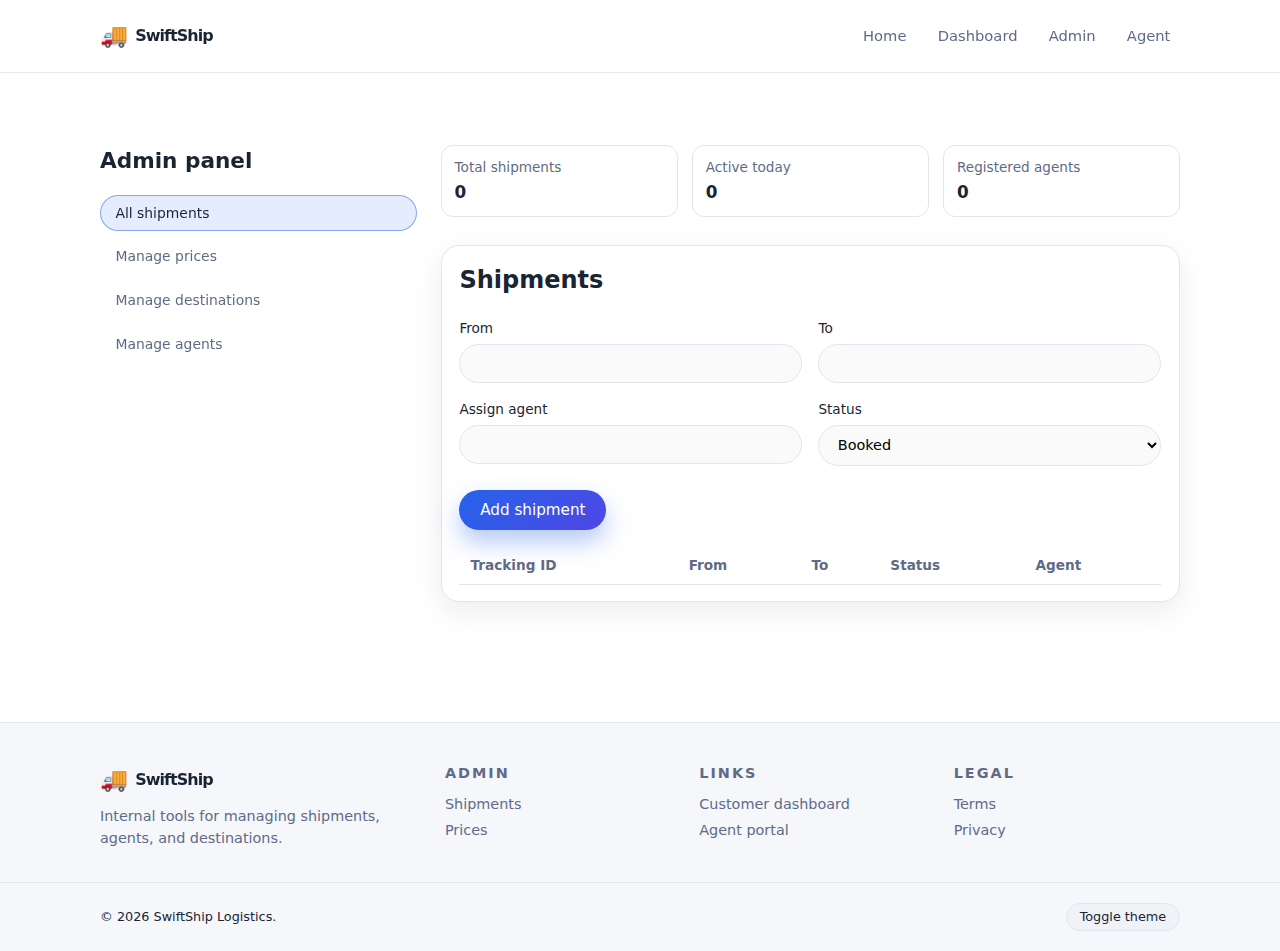
<file: admin.html>
<!DOCTYPE html>
<html lang="en">
  <head>
    <meta charset="UTF-8" />
    <meta name="viewport" content="width=device-width, initial-scale=1.0" />
    <title>Admin Panel – SwiftShip</title>
    <link rel="icon" type="image/svg+xml" href="data:image/svg+xml,%3Csvg xmlns='http://www.w3.org/2000/svg' viewBox='0 0 100 100'%3E%3Ctext y='.9em' font-size='90'%3E🚚%3C/text%3E%3C/svg%3E" />
    <link rel="apple-touch-icon" href="data:image/svg+xml,%3Csvg xmlns='http://www.w3.org/2000/svg' viewBox='0 0 100 100'%3E%3Ctext y='.9em' font-size='90'%3E🚚%3C/text%3E%3C/svg%3E" />
    <link rel="stylesheet" href="styles.css" />
    <link rel="stylesheet" href="responsive.css" />
  </head>
  <body>
    <header class="site-header">
      <div class="container header-inner">
        <a href="index.html#home" class="logo" aria-label="SwiftShip home">
          <span class="logo-mark">🚚</span>
          <span class="logo-text">SwiftShip</span>
        </a>

        <button
          class="nav-toggle"
          aria-label="Toggle navigation"
          aria-expanded="false"
        >
          <span class="nav-toggle-line"></span>
          <span class="nav-toggle-line"></span>
          <span class="nav-toggle-line"></span>
        </button>

        <nav class="site-nav" aria-label="Primary navigation">
          <ul class="nav-list">
            <li><a href="index.html#home">Home</a></li>
            <li><a href="dashboard.html">Dashboard</a></li>
            <li><a href="admin.html">Admin</a></li>
            <li><a href="agent.html">Agent</a></li>
          </ul>
        </nav>
      </div>
    </header>

    <main class="section">
      <div class="container dashboard-layout">
        <aside class="dashboard-sidebar">
          <h1 style="font-size:1.35rem;margin:0 0 0.6rem;">Admin panel</h1>
          <button
            class="dashboard-nav-btn is-active"
            data-admin-tab="shipments"
          >
            All shipments
          </button>
          <button class="dashboard-nav-btn" data-admin-tab="prices">
            Manage prices
          </button>
          <button class="dashboard-nav-btn" data-admin-tab="destinations">
            Manage destinations
          </button>
          <button class="dashboard-nav-btn" data-admin-tab="agents">
            Manage agents
          </button>
        </aside>

        <section class="dashboard-main">
          <div class="stat-row">
            <div class="stat-card">
              <div class="stat-label">Total shipments</div>
              <div class="stat-value" id="admin-total-shipments">0</div>
            </div>
            <div class="stat-card">
              <div class="stat-label">Active today</div>
              <div class="stat-value" id="admin-active-today">0</div>
            </div>
            <div class="stat-card">
              <div class="stat-label">Registered agents</div>
              <div class="stat-value" id="admin-total-agents">0</div>
            </div>
          </div>

          <div class="dashboard-panels">
            <div
              class="dashboard-panel is-active"
              data-admin-panel="shipments"
            >
              <h2 style="margin-top:0;">Shipments</h2>
              <form class="form" id="admin-add-shipment-form">
                <div class="form-row">
                  <div class="form-field">
                    <label class="form-label" for="admin-from">From</label>
                    <input id="admin-from" class="input" type="text" required />
                  </div>
                  <div class="form-field">
                    <label class="form-label" for="admin-to">To</label>
                    <input id="admin-to" class="input" type="text" required />
                  </div>
                </div>
                <div class="form-row">
                  <div class="form-field">
                    <label class="form-label" for="admin-agent">
                      Assign agent
                    </label>
                    <input id="admin-agent" class="input" type="text" />
                  </div>
                  <div class="form-field">
                    <label class="form-label" for="admin-status">
                      Status
                    </label>
                    <select id="admin-status" class="input">
                      <option value="booked">Booked</option>
                      <option value="in-transit">In transit</option>
                      <option value="out-for-delivery">Out for delivery</option>
                    </select>
                  </div>
                </div>
                <div class="form-actions">
                  <button class="btn btn-primary" type="submit">
                    Add shipment
                  </button>
                </div>
              </form>
              <div class="table-wrapper" style="margin-top:1rem;">
                <table class="table" id="admin-table-shipments">
                  <thead>
                    <tr>
                      <th>Tracking ID</th>
                      <th>From</th>
                      <th>To</th>
                      <th>Status</th>
                      <th>Agent</th>
                    </tr>
                  </thead>
                  <tbody></tbody>
                </table>
              </div>
            </div>

            <div class="dashboard-panel" data-admin-panel="prices">
              <h2 style="margin-top:0;">Manage prices</h2>
              <p style="font-size:0.9rem;color:var(--color-text-muted);">
                Adjust base price multipliers used by the shipping calculator.
              </p>
              <form class="form" id="admin-price-form">
                <div class="form-row">
                  <div class="form-field">
                    <label class="form-label" for="mult-city">
                      Within city
                    </label>
                    <input
                      id="mult-city"
                      class="input"
                      type="number"
                      step="0.1"
                    />
                  </div>
                  <div class="form-field">
                    <label class="form-label" for="mult-regional">
                      Regional
                    </label>
                    <input
                      id="mult-regional"
                      class="input"
                      type="number"
                      step="0.1"
                    />
                  </div>
                </div>
                <div class="form-row">
                  <div class="form-field">
                    <label class="form-label" for="mult-national">
                      National
                    </label>
                    <input
                      id="mult-national"
                      class="input"
                      type="number"
                      step="0.1"
                    />
                  </div>
                  <div class="form-field">
                    <label class="form-label" for="mult-international">
                      International
                    </label>
                    <input
                      id="mult-international"
                      class="input"
                      type="number"
                      step="0.1"
                    />
                  </div>
                </div>
                <div class="form-actions">
                  <button class="btn btn-primary" type="submit">
                    Save multipliers
                  </button>
                </div>
              </form>
            </div>

            <div class="dashboard-panel" data-admin-panel="destinations">
              <h2 style="margin-top:0;">Manage destinations</h2>
              <form class="form" id="admin-dest-form">
                <div class="form-row">
                  <div class="form-field">
                    <label class="form-label" for="dest-name">City/region</label>
                    <input id="dest-name" class="input" type="text" />
                  </div>
                  <div class="form-field">
                    <label class="form-label" for="dest-country">
                      Country
                    </label>
                    <input id="dest-country" class="input" type="text" />
                  </div>
                </div>
                <div class="form-actions">
                  <button class="btn btn-primary" type="submit">
                    Add destination
                  </button>
                </div>
              </form>
              <div class="table-wrapper" style="margin-top:1rem;">
                <table class="table" id="admin-table-destinations">
                  <thead>
                    <tr>
                      <th>City/region</th>
                      <th>Country</th>
                    </tr>
                  </thead>
                  <tbody></tbody>
                </table>
              </div>
            </div>

            <div class="dashboard-panel" data-admin-panel="agents">
              <h2 style="margin-top:0;">Manage agents</h2>
              <form class="form" id="admin-agent-form">
                <div class="form-row">
                  <div class="form-field">
                    <label class="form-label" for="agent-name">
                      Agent name
                    </label>
                    <input id="agent-name" class="input" type="text" />
                  </div>
                  <div class="form-field">
                    <label class="form-label" for="agent-region">
                      Region
                    </label>
                    <input id="agent-region" class="input" type="text" />
                  </div>
                </div>
                <div class="form-actions">
                  <button class="btn btn-primary" type="submit">
                    Add agent
                  </button>
                </div>
              </form>
              <div class="table-wrapper" style="margin-top:1rem;">
                <table class="table" id="admin-table-agents">
                  <thead>
                    <tr>
                      <th>Name</th>
                      <th>Region</th>
                    </tr>
                  </thead>
                  <tbody></tbody>
                </table>
              </div>
            </div>
          </div>
        </section>
      </div>
    </main>

    <footer class="site-footer">
      <div class="container footer-grid">
        <div class="footer-column">
          <a href="index.html#home" class="logo footer-logo">
            <span class="logo-mark">🚚</span>
            <span class="logo-text">SwiftShip</span>
          </a>
          <p class="footer-text">
            Internal tools for managing shipments, agents, and destinations.
          </p>
        </div>
        <div class="footer-column">
          <h3 class="footer-heading">Admin</h3>
          <ul class="footer-links">
            <li><a href="#top">Shipments</a></li>
            <li><a href="#top">Prices</a></li>
          </ul>
        </div>
        <div class="footer-column">
          <h3 class="footer-heading">Links</h3>
          <ul class="footer-links">
            <li><a href="dashboard.html">Customer dashboard</a></li>
            <li><a href="agent.html">Agent portal</a></li>
          </ul>
        </div>
        <div class="footer-column">
          <h3 class="footer-heading">Legal</h3>
          <ul class="footer-links">
            <li><a href="#">Terms</a></li>
            <li><a href="#">Privacy</a></li>
          </ul>
        </div>
      </div>
      <div class="footer-bottom">
        <div class="container footer-bottom-inner">
          <p>&copy; <span id="year"></span> SwiftShip Logistics.</p>
          <button
            type="button"
            class="btn-theme-toggle"
            aria-label="Toggle dark mode"
          >
            Toggle theme
          </button>
        </div>
      </div>
    </footer>

    <div class="toast-stack" aria-live="polite" aria-atomic="true"></div>
    <script src="scripts.js"></script>
  </body>
  </html>
</file>
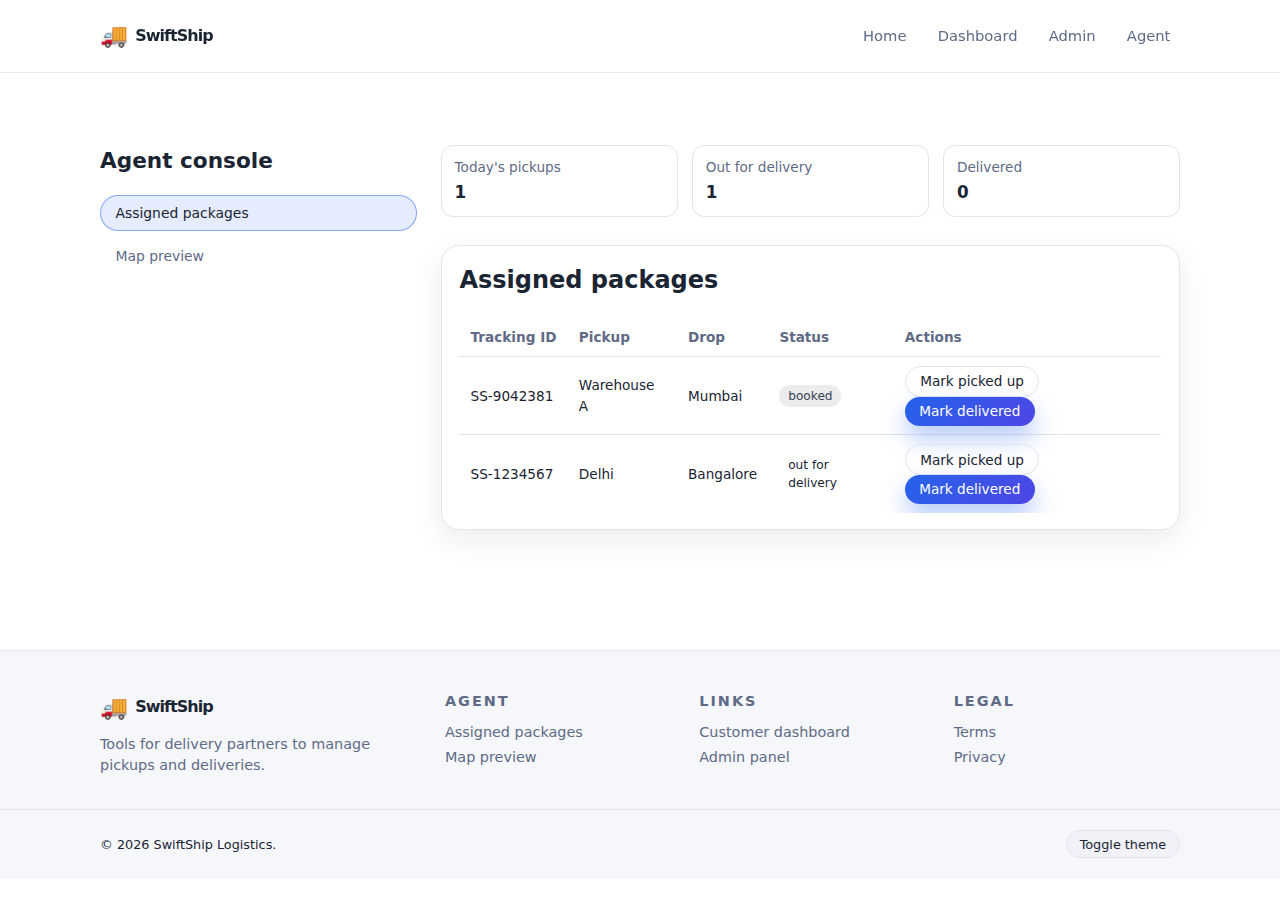
<file: agent.html>
<!DOCTYPE html>
<html lang="en">
  <head>
    <meta charset="UTF-8" />
    <meta name="viewport" content="width=device-width, initial-scale=1.0" />
    <title>Delivery Agent – SwiftShip</title>
    <link rel="icon" type="image/svg+xml" href="data:image/svg+xml,%3Csvg xmlns='http://www.w3.org/2000/svg' viewBox='0 0 100 100'%3E%3Ctext y='.9em' font-size='90'%3E🚚%3C/text%3E%3C/svg%3E" />
    <link rel="apple-touch-icon" href="data:image/svg+xml,%3Csvg xmlns='http://www.w3.org/2000/svg' viewBox='0 0 100 100'%3E%3Ctext y='.9em' font-size='90'%3E🚚%3C/text%3E%3C/svg%3E" />
    <link rel="stylesheet" href="styles.css" />
    <link rel="stylesheet" href="responsive.css" />
  </head>
  <body>
    <header class="site-header">
      <div class="container header-inner">
        <a href="index.html#home" class="logo" aria-label="SwiftShip home">
          <span class="logo-mark">🚚</span>
          <span class="logo-text">SwiftShip</span>
        </a>

        <button
          class="nav-toggle"
          aria-label="Toggle navigation"
          aria-expanded="false"
        >
          <span class="nav-toggle-line"></span>
          <span class="nav-toggle-line"></span>
          <span class="nav-toggle-line"></span>
        </button>

        <nav class="site-nav" aria-label="Primary navigation">
          <ul class="nav-list">
            <li><a href="index.html#home">Home</a></li>
            <li><a href="dashboard.html">Dashboard</a></li>
            <li><a href="admin.html">Admin</a></li>
            <li><a href="agent.html">Agent</a></li>
          </ul>
        </nav>
      </div>
    </header>

    <main class="section">
      <div class="container dashboard-layout">
        <aside class="dashboard-sidebar">
          <h1 style="font-size:1.35rem;margin:0 0 0.6rem;">Agent console</h1>
          <button
            class="dashboard-nav-btn is-active"
            data-agent-tab="assigned"
          >
            Assigned packages
          </button>
          <button class="dashboard-nav-btn" data-agent-tab="map">
            Map preview
          </button>
        </aside>

        <section class="dashboard-main">
          <div class="stat-row">
            <div class="stat-card">
              <div class="stat-label">Today&apos;s pickups</div>
              <div class="stat-value" id="agent-pickups">0</div>
            </div>
            <div class="stat-card">
              <div class="stat-label">Out for delivery</div>
              <div class="stat-value" id="agent-out">0</div>
            </div>
            <div class="stat-card">
              <div class="stat-label">Delivered</div>
              <div class="stat-value" id="agent-delivered">0</div>
            </div>
          </div>

          <div class="dashboard-panels">
            <div
              class="dashboard-panel is-active"
              data-agent-panel="assigned"
            >
              <h2 style="margin-top:0;">Assigned packages</h2>
              <div class="table-wrapper">
                <table class="table" id="agent-table-shipments">
                  <thead>
                    <tr>
                      <th>Tracking ID</th>
                      <th>Pickup</th>
                      <th>Drop</th>
                      <th>Status</th>
                      <th>Actions</th>
                    </tr>
                  </thead>
                  <tbody></tbody>
                </table>
              </div>
            </div>

            <div class="dashboard-panel" data-agent-panel="map">
              <h2 style="margin-top:0;">Map preview</h2>
              <p style="font-size:0.9rem;color:var(--color-text-muted);">
                This is a static preview. In a production app, this would be an
                embedded map (Google Maps, Mapbox, etc.).
              </p>
              <div
                style="
                  border-radius: 16px;
                  border: 1px solid var(--color-border-subtle);
                  height: 260px;
                  background: linear-gradient(135deg, #1d4ed8, #22c55e);
                  display: flex;
                  align-items: center;
                  justify-content: center;
                  color: white;
                  font-weight: 600;
                "
              >
                Map preview
              </div>
            </div>
          </div>
        </section>
      </div>
    </main>

    <footer class="site-footer">
      <div class="container footer-grid">
        <div class="footer-column">
          <a href="index.html#home" class="logo footer-logo">
            <span class="logo-mark">🚚</span>
            <span class="logo-text">SwiftShip</span>
          </a>
          <p class="footer-text">
            Tools for delivery partners to manage pickups and deliveries.
          </p>
        </div>
        <div class="footer-column">
          <h3 class="footer-heading">Agent</h3>
          <ul class="footer-links">
            <li><a href="#top">Assigned packages</a></li>
            <li><a href="#top">Map preview</a></li>
          </ul>
        </div>
        <div class="footer-column">
          <h3 class="footer-heading">Links</h3>
          <ul class="footer-links">
            <li><a href="dashboard.html">Customer dashboard</a></li>
            <li><a href="admin.html">Admin panel</a></li>
          </ul>
        </div>
        <div class="footer-column">
          <h3 class="footer-heading">Legal</h3>
          <ul class="footer-links">
            <li><a href="#">Terms</a></li>
            <li><a href="#">Privacy</a></li>
          </ul>
        </div>
      </div>
      <div class="footer-bottom">
        <div class="container footer-bottom-inner">
          <p>&copy; <span id="year"></span> SwiftShip Logistics.</p>
          <button
            type="button"
            class="btn-theme-toggle"
            aria-label="Toggle dark mode"
          >
            Toggle theme
          </button>
        </div>
      </div>
    </footer>

    <div class="toast-stack" aria-live="polite" aria-atomic="true"></div>
    <script src="scripts.js"></script>
  </body>
  </html>
</file>
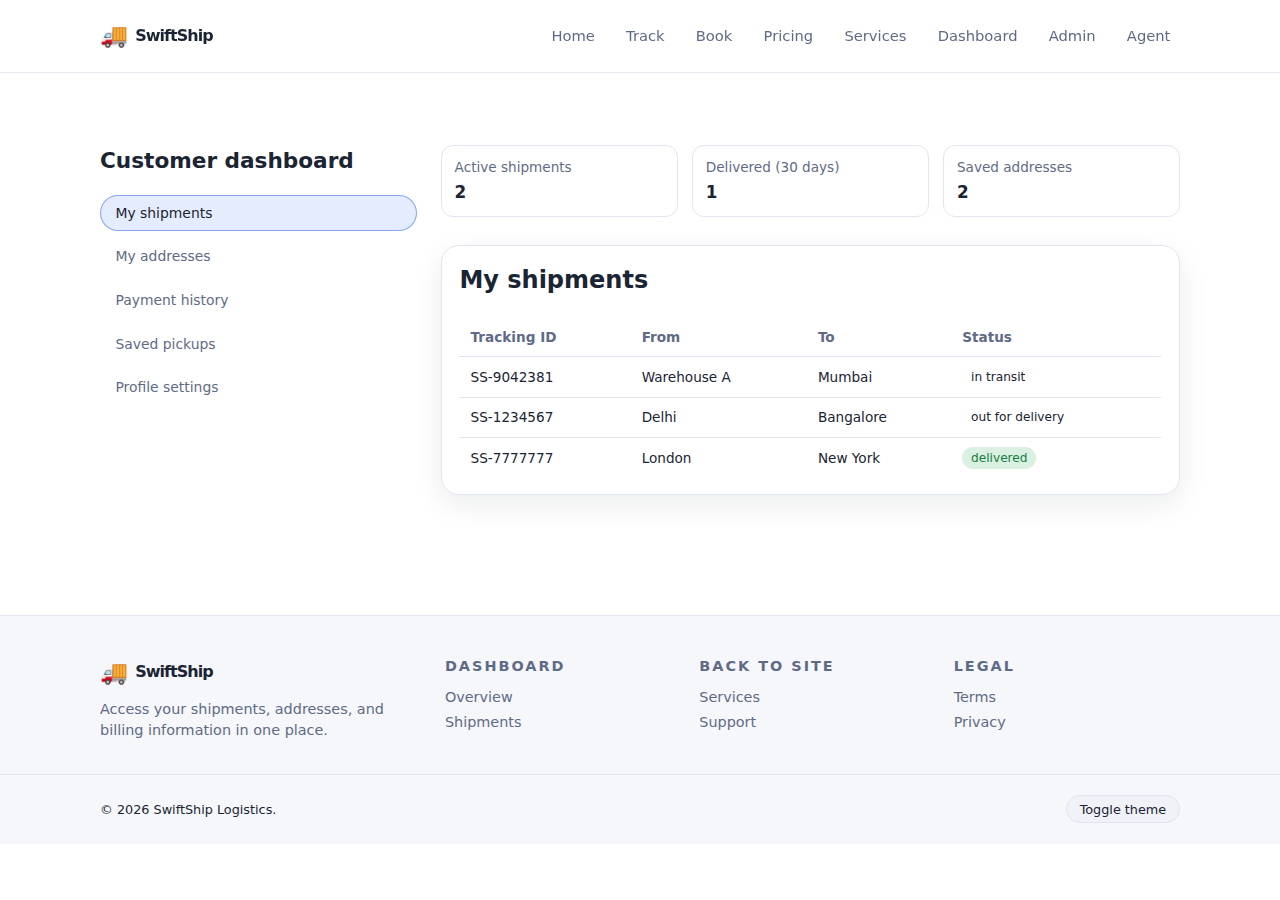
<file: dashboard.html>
<!DOCTYPE html>
<html lang="en">
  <head>
    <meta charset="UTF-8" />
    <meta name="viewport" content="width=device-width, initial-scale=1.0" />
    <title>Customer Dashboard – SwiftShip</title>
    <link rel="icon" type="image/svg+xml" href="data:image/svg+xml,%3Csvg xmlns='http://www.w3.org/2000/svg' viewBox='0 0 100 100'%3E%3Ctext y='.9em' font-size='90'%3E🚚%3C/text%3E%3C/svg%3E" />
    <link rel="apple-touch-icon" href="data:image/svg+xml,%3Csvg xmlns='http://www.w3.org/2000/svg' viewBox='0 0 100 100'%3E%3Ctext y='.9em' font-size='90'%3E🚚%3C/text%3E%3C/svg%3E" />
    <link rel="stylesheet" href="styles.css" />
    <link rel="stylesheet" href="responsive.css" />
  </head>
  <body>
    <header class="site-header">
      <div class="container header-inner">
        <a href="index.html#home" class="logo" aria-label="SwiftShip home">
          <span class="logo-mark">🚚</span>
          <span class="logo-text">SwiftShip</span>
        </a>

        <button
          class="nav-toggle"
          aria-label="Toggle navigation"
          aria-expanded="false"
        >
          <span class="nav-toggle-line"></span>
          <span class="nav-toggle-line"></span>
          <span class="nav-toggle-line"></span>
        </button>

        <nav class="site-nav" aria-label="Primary navigation">
          <ul class="nav-list">
            <li><a href="index.html#home">Home</a></li>
            <li><a href="index.html#tracking">Track</a></li>
            <li><a href="index.html#book-pickup">Book</a></li>
            <li><a href="index.html#pricing">Pricing</a></li>
            <li><a href="index.html#services">Services</a></li>
            <li><a href="dashboard.html">Dashboard</a></li>
            <li><a href="admin.html">Admin</a></li>
            <li><a href="agent.html">Agent</a></li>
          </ul>
        </nav>
      </div>
    </header>

    <main class="section">
      <div class="container dashboard-layout">
        <aside class="dashboard-sidebar">
          <h1 style="font-size:1.35rem;margin:0 0 0.6rem;">Customer dashboard</h1>
          <button
            class="dashboard-nav-btn is-active"
            data-dashboard-tab="shipments"
          >
            My shipments
          </button>
          <button class="dashboard-nav-btn" data-dashboard-tab="addresses">
            My addresses
          </button>
          <button class="dashboard-nav-btn" data-dashboard-tab="payments">
            Payment history
          </button>
          <button class="dashboard-nav-btn" data-dashboard-tab="bookings">
            Saved pickups
          </button>
          <button class="dashboard-nav-btn" data-dashboard-tab="profile">
            Profile settings
          </button>
        </aside>

        <section class="dashboard-main">
          <div class="stat-row">
            <div class="stat-card">
              <div class="stat-label">Active shipments</div>
              <div class="stat-value" id="dash-active-shipments">0</div>
            </div>
            <div class="stat-card">
              <div class="stat-label">Delivered (30 days)</div>
              <div class="stat-value" id="dash-delivered">0</div>
            </div>
            <div class="stat-card">
              <div class="stat-label">Saved addresses</div>
              <div class="stat-value" id="dash-addresses">0</div>
            </div>
          </div>

          <div class="dashboard-panels">
            <div
              class="dashboard-panel is-active"
              data-dashboard-panel="shipments"
            >
              <h2 style="margin-top:0;">My shipments</h2>
              <div class="table-wrapper">
                <table class="table" id="table-shipments">
                  <thead>
                    <tr>
                      <th>Tracking ID</th>
                      <th>From</th>
                      <th>To</th>
                      <th>Status</th>
                    </tr>
                  </thead>
                  <tbody></tbody>
                </table>
              </div>
            </div>

            <div class="dashboard-panel" data-dashboard-panel="addresses">
              <h2 style="margin-top:0;">My addresses</h2>
              <div class="table-wrapper">
                <table class="table" id="table-addresses">
                  <thead>
                    <tr>
                      <th>Label</th>
                      <th>Address</th>
                      <th>City</th>
                      <th>Type</th>
                    </tr>
                  </thead>
                  <tbody></tbody>
                </table>
              </div>
            </div>

            <div class="dashboard-panel" data-dashboard-panel="payments">
              <h2 style="margin-top:0;">Payment history</h2>
              <div class="table-wrapper">
                <table class="table" id="table-payments">
                  <thead>
                    <tr>
                      <th>Date</th>
                      <th>Description</th>
                      <th>Amount</th>
                      <th>Status</th>
                    </tr>
                  </thead>
                  <tbody></tbody>
                </table>
              </div>
            </div>

            <div class="dashboard-panel" data-dashboard-panel="bookings">
              <h2 style="margin-top:0;">Saved pickups</h2>
              <p style="font-size:0.9rem;color:var(--color-text-muted);">
                These are recently saved or repeated pickup requests on this
                device.
              </p>
              <div class="table-wrapper">
                <table class="table" id="table-bookings">
                  <thead>
                    <tr>
                      <th>Pickup</th>
                      <th>Drop</th>
                      <th>Weight</th>
                      <th>Type</th>
                    </tr>
                  </thead>
                  <tbody></tbody>
                </table>
              </div>
            </div>

            <div class="dashboard-panel" data-dashboard-panel="profile">
              <h2 style="margin-top:0;">Profile settings</h2>
              <form class="form" id="profile-form">
                <div class="form-field">
                  <label for="profile-name" class="form-label">Full name</label>
                  <input id="profile-name" class="input" type="text" />
                </div>
                <div class="form-field">
                  <label for="profile-email" class="form-label">Email</label>
                  <input id="profile-email" class="input" type="email" />
                </div>
                <div class="form-field">
                  <label for="profile-phone" class="form-label">Phone</label>
                  <input id="profile-phone" class="input" type="tel" />
                </div>
                <div class="form-actions">
                  <button type="submit" class="btn btn-primary">
                    Save profile
                  </button>
                </div>
              </form>
            </div>
          </div>
        </section>
      </div>
    </main>

    <footer class="site-footer">
      <div class="container footer-grid">
        <div class="footer-column">
          <a href="index.html#home" class="logo footer-logo">
            <span class="logo-mark">🚚</span>
            <span class="logo-text">SwiftShip</span>
          </a>
          <p class="footer-text">
            Access your shipments, addresses, and billing information in one
            place.
          </p>
        </div>
        <div class="footer-column">
          <h3 class="footer-heading">Dashboard</h3>
          <ul class="footer-links">
            <li><a href="#top">Overview</a></li>
            <li><a href="#top">Shipments</a></li>
          </ul>
        </div>
        <div class="footer-column">
          <h3 class="footer-heading">Back to site</h3>
          <ul class="footer-links">
            <li><a href="index.html#services">Services</a></li>
            <li><a href="index.html#contact">Support</a></li>
          </ul>
        </div>
        <div class="footer-column">
          <h3 class="footer-heading">Legal</h3>
          <ul class="footer-links">
            <li><a href="#">Terms</a></li>
            <li><a href="#">Privacy</a></li>
          </ul>
        </div>
      </div>
      <div class="footer-bottom">
        <div class="container footer-bottom-inner">
          <p>&copy; <span id="year"></span> SwiftShip Logistics.</p>
          <button
            type="button"
            class="btn-theme-toggle"
            aria-label="Toggle dark mode"
          >
            Toggle theme
          </button>
        </div>
      </div>
    </footer>

    <div class="toast-stack" aria-live="polite" aria-atomic="true"></div>
    <script src="scripts.js"></script>
  </body>
  </html>
</file>
<file: styles.css>
:root {
  --color-bg: #ffffff;
  --color-bg-alt: #f5f7fb;
  --color-surface: #ffffff;
  --color-border-subtle: #e1e5f0;
  --color-text: #1a2433;
  --color-text-muted: #5f6b86;
  --color-primary: #2563eb;
  --color-primary-soft: rgba(37, 99, 235, 0.12);
  --color-primary-strong: #1d4ed8;
  --color-danger: #dc2626;
  --color-success: #16a34a;
  --shadow-soft: 0 10px 30px rgba(15, 23, 42, 0.08);
  --radius-lg: 18px;
  --radius-md: 12px;
  --radius-pill: 999px;
  --header-height: 72px;
  --container-width: 1120px;
  --transition-fast: 0.18s ease-out;
  --transition-med: 0.25s ease;
}

html[data-theme='dark'] {
  --color-bg: #020617;
  --color-bg-alt: #020617;
  --color-surface: #0f172a;
  --color-border-subtle: #1f2937;
  --color-text: #cbd5e1;
  --color-text-muted: #94a3b8;
  --shadow-soft: 0 16px 45px rgba(15, 23, 42, 0.8);
}

html[data-theme='dark'] .card,
html[data-theme='dark'] .equal-card {
  color: var(--color-text);
  background-color: var(--color-surface);
}

html[data-theme='dark'] .card h2,
html[data-theme='dark'] .card h3,
html[data-theme='dark'] .card h4,
html[data-theme='dark'] .equal-card h2,
html[data-theme='dark'] .equal-card h3,
html[data-theme='dark'] .equal-card h4 {
  color: var(--color-text);
}

html[data-theme='dark'] .card p,
html[data-theme='dark'] .equal-card p {
  color: var(--color-text);
}

html[data-theme='dark'] .card .list,
html[data-theme='dark'] .equal-card .list {
  color: var(--color-text-muted);
}

/* Dark mode form inputs and labels */
html[data-theme='dark'] .input {
  background-color: rgba(15, 23, 42, 0.4);
  color: var(--color-text);
  border-color: var(--color-border-subtle);
}

html[data-theme='dark'] .input:focus {
  background-color: rgba(15, 23, 42, 0.6);
  color: var(--color-text);
  border-color: rgba(37, 99, 235, 0.7);
}

html[data-theme='dark'] .input::placeholder {
  color: var(--color-text-muted);
}

html[data-theme='dark'] .form-label {
  color: var(--color-text);
}

html[data-theme='dark'] select.input {
  background-color: rgba(15, 23, 42, 0.4);
  color: var(--color-text);
}

html[data-theme='dark'] select.input:focus {
  background-color: rgba(15, 23, 42, 0.6);
  color: var(--color-text);
}

/* Dark mode FAQ */
html[data-theme='dark'] .faq-question {
  color: var(--color-text);
}

html[data-theme='dark'] .faq-question span {
  color: var(--color-text);
}

html[data-theme='dark'] .faq-answer {
  color: var(--color-text-muted);
}

html[data-theme='dark'] .faq-answer p {
  color: var(--color-text-muted);
}

html[data-theme='dark'] .faq-search-wrapper .input {
  background-color: rgba(15, 23, 42, 0.4);
  border-color: var(--color-border-subtle);
  color: var(--color-text);
}

html[data-theme='dark'] .faq-search-wrapper .input:focus {
  background-color: rgba(15, 23, 42, 0.6);
  border-color: rgba(37, 99, 235, 0.7);
}

/* Dark mode contact list */
html[data-theme='dark'] .contact-list {
  color: var(--color-text);
}

html[data-theme='dark'] .contact-list strong {
  color: var(--color-text);
}

html[data-theme='dark'] .contact-list a {
  color: var(--color-text);
}

/* Dark mode section headers */
html[data-theme='dark'] .section-header h2 {
  color: var(--color-text);
}

html[data-theme='dark'] .section-header p {
  color: var(--color-text-muted);
}

/* Dark mode textarea */
html[data-theme='dark'] textarea.input {
  background-color: rgba(15, 23, 42, 0.4);
  color: var(--color-text);
}

html[data-theme='dark'] textarea.input:focus {
  background-color: rgba(15, 23, 42, 0.6);
  color: var(--color-text);
}

html[data-theme='dark'] textarea.input::placeholder {
  color: var(--color-text-muted);
}

/* Dark mode form help text */
html[data-theme='dark'] .form-help {
  color: var(--color-text-muted);
}

/* Dark mode all text elements */
html[data-theme='dark'] body {
  color: var(--color-text);
}

html[data-theme='dark'] h1,
html[data-theme='dark'] h2,
html[data-theme='dark'] h3,
html[data-theme='dark'] h4,
html[data-theme='dark'] h5,
html[data-theme='dark'] h6 {
  color: var(--color-text);
}

/* Dark mode nav-toggle */
html[data-theme='dark'] .nav-toggle {
  background: rgba(15, 23, 42, 0.6);
  border-color: var(--color-border-subtle);
  box-shadow: 0 2px 8px rgba(0, 0, 0, 0.3);
}

html[data-theme='dark'] .nav-toggle:hover {
  background: rgba(37, 99, 235, 0.2);
  border-color: rgba(37, 99, 235, 0.6);
}

html[data-theme='dark'] .nav-toggle.is-open {
  background: var(--color-primary);
  border-color: var(--color-primary);
}

html[data-theme='dark'] .nav-toggle-line {
  background: var(--color-text);
}

/* Dark mode auth modal tabs */
html[data-theme='dark'] .tabs {
  background-color: rgba(15, 23, 42, 0.4);
}

html[data-theme='dark'] .tab {
  color: var(--color-text-muted);
}

html[data-theme='dark'] .tab:hover {
  color: var(--color-text);
  background-color: rgba(15, 23, 42, 0.3);
}

html[data-theme='dark'] .tab.active {
  background-color: var(--color-surface);
  color: var(--color-text);
  box-shadow: 0 1px 5px rgba(0, 0, 0, 0.3);
}

*,
*::before,
*::after {
  box-sizing: border-box;
}

html,
body {
  margin: 0;
  padding: 0;
}

body {
  font-family: system-ui, -apple-system, BlinkMacSystemFont, 'Segoe UI',
    sans-serif;
  background-color: var(--color-bg);
  color: var(--color-text);
  line-height: 1.5;
  -webkit-font-smoothing: antialiased;
}

img,
picture,
video,
canvas {
  max-width: 100%;
  display: block;
}

button,
input,
select,
textarea {
  font-family: inherit;
}

a {
  color: inherit;
  text-decoration: none;
}

ul {
  list-style: none;
  padding: 0;
  margin: 0;
}

.visually-hidden {
  position: absolute;
  width: 1px;
  height: 1px;
  padding: 0;
  margin: -1px;
  overflow: hidden;
  clip: rect(0, 0, 0, 0);
  white-space: nowrap;
  border: 0;
}

.text-center {
  text-align: center;
}

.container {
  max-width: var(--container-width);
  margin: 0 auto;
  padding: 0 1.25rem;
}

.section {
  padding: 4.5rem 0;
}

.section-alt {
  background-color: var(--color-bg-alt);
}

.section-header {
  margin-bottom: 1.75rem;
}

.section-header h2 {
  margin: 0 0 0.5rem;
  font-size: 1.75rem;
  letter-spacing: -0.03em;
}

.section-header p {
  margin: 0;
  color: var(--color-text-muted);
  max-width: 34rem;
}

.section-header-center {
  text-align: center;
}

.section-header-center p {
  margin: 0 auto;
}

.section-header-center .faq-search-wrapper {
  justify-content: center;
}

/* Center search box on mobile, right-align on tablet and desktop */
@media (max-width: 767px) {
  .faq-search-wrapper {
    justify-content: center;
  }
}

@media (min-width: 768px) {
  .faq-search-wrapper {
    justify-content: flex-end;
  }

  .section-header-center .faq-search-wrapper {
    justify-content: flex-end;
  }
}

.grid {
  display: grid;
  gap: 1.5rem;
}

.grid-3 {
  grid-template-columns: repeat(3, minmax(0, 1fr));
}

.grid-4 {
  grid-template-columns: repeat(4, minmax(0, 1fr));
}

@media (max-width: 900px) {
  .grid-3 {
    grid-template-columns: repeat(2, minmax(0, 1fr));
  }
  .grid-4 {
    grid-template-columns: repeat(2, minmax(0, 1fr));
  }
}

@media (max-width: 600px) {
  .grid-3,
  .grid-4 {
    grid-template-columns: minmax(0, 1fr);
  }
}

.two-column {
  display: grid;
  gap: 2.5rem;
  align-items: start;
}

.two-column.align-start {
  align-items: flex-start;
}

@media (min-width: 768px) {
  .two-column {
    grid-template-columns: minmax(0, 1.1fr) minmax(0, 1.1fr);
  }
}

.card {
  background-color: var(--color-surface);
  border-radius: var(--radius-lg);
  padding: 1.5rem 1.5rem 1.75rem;
  box-shadow: var(--shadow-soft);
  border: 1px solid var(--color-border-subtle);
  display: flex;
  flex-direction: column;
  justify-content: space-between;
  min-height: 100%;
}

.equal-card {
  display: flex;
  flex-direction: column;
  height: 100%;
}

.list {
  margin-top: 0.5rem;
}

.list li {
  position: relative;
  padding-left: 1.1rem;
  margin-bottom: 0.25rem;
  color: var(--color-text-muted);
  font-size: 0.9rem;
}

.list li::before {
  content: '';
  position: absolute;
  left: 0.3rem;
  top: 0.6rem;
  width: 0.25rem;
  height: 0.25rem;
  border-radius: 999px;
  background: var(--color-primary);
}

.btn {
  display: inline-flex;
  align-items: center;
  justify-content: center;
  padding: 0.7rem 1.3rem;
  border-radius: var(--radius-pill);
  border: none;
  cursor: pointer;
  font-weight: 500;
  font-size: 0.95rem;
  white-space: nowrap;
  transition: background-color var(--transition-fast),
    color var(--transition-fast), box-shadow var(--transition-fast),
    transform var(--transition-fast);
}

.btn-primary {
  background: linear-gradient(135deg, #2563eb, #4f46e5);
  color: #fff;
  box-shadow: 0 12px 25px rgba(37, 99, 235, 0.35);
}

.btn-primary:hover {
  transform: translateY(-1px);
  box-shadow: 0 16px 30px rgba(37, 99, 235, 0.45);
}

.btn-outline {
  border: 1px solid var(--color-border-subtle);
  background-color: transparent;
  color: var(--color-text);
}

.btn-outline:hover {
  background-color: var(--color-primary-soft);
}

.btn-ghost {
  background-color: transparent;
  color: var(--color-text);
}

.btn-ghost:hover {
  background-color: var(--color-primary-soft);
}

.btn-sm {
  padding: 0.4rem 0.9rem;
  font-size: 0.85rem;
}

.icon-button {
  border: none;
  background: transparent;
  cursor: pointer;
  border-radius: 999px;
  width: 32px;
  height: 32px;
  display: inline-flex;
  align-items: center;
  justify-content: center;
  font-size: 1.1rem;
  color: var(--color-text);
}

.icon-button:hover {
  background-color: var(--color-primary-soft);
}

.badge {
  display: inline-flex;
  align-items: center;
  justify-content: center;
  min-width: 1.8rem;
  height: 1.5rem;
  padding: 0 0.4rem;
  border-radius: var(--radius-pill);
  background: rgba(37, 99, 235, 0.14);
  color: var(--color-primary-strong);
  font-size: 0.75rem;
  font-weight: 600;
}

.eyebrow {
  text-transform: uppercase;
  letter-spacing: 0.16em;
  font-weight: 600;
  font-size: 0.7rem;
  color: var(--color-primary-strong);
  margin-bottom: 0.6rem;
}

.site-header {
  position: sticky;
  top: 0;
  z-index: 100;
  backdrop-filter: blur(18px);
  background-color: rgba(255, 255, 255, 0.92);
  border-bottom: 1px solid rgba(226, 232, 240, 0.9);
}

html[data-theme='dark'] .site-header {
  background-color: rgba(15, 23, 42, 0.92);
  border-bottom-color: rgba(31, 41, 55, 0.9);
}

.header-inner {
  display: flex;
  align-items: center;
  justify-content: space-between;
  height: var(--header-height);
  gap: 1rem;
  position: relative;
  width: 100%;
}

.logo {
  display: inline-flex;
  align-items: center;
  gap: 0.45rem;
  font-weight: 700;
  color: var(--color-text);
  z-index: 102;
  flex-shrink: 0;
  position: relative;
}

.logo-mark {
  font-size: 1.4rem;
  flex-shrink: 0;
}

.logo-text {
  letter-spacing: -0.06em;
  white-space: nowrap;
}

.site-nav {
  display: flex;
  align-items: center;
}

.nav-list {
  display: flex;
  align-items: center;
  gap: 0.75rem;
}

.nav-list a {
  font-size: 0.92rem;
  color: var(--color-text-muted);
  padding: 0.35rem 0.6rem;
  border-radius: 999px;
}

.nav-list a:hover {
  background-color: rgba(148, 163, 184, 0.14);
  color: var(--color-text);
}

.nav-toggle {
  display: none;
  flex-shrink: 0;
}

@media (max-width: 900px) {
  .header-inner {
    padding: 0;
  }

  .logo {
    display: inline-flex !important;
    visibility: visible !important;
    opacity: 1 !important;
    z-index: 102;
    position: relative;
  }

  .logo-mark {
    font-size: 1.3rem;
  }

  .logo-text {
    font-size: 1rem;
  }

  .nav-toggle {
    display: inline-flex !important;
    visibility: visible !important;
    opacity: 1 !important;
    width: 44px;
    height: 44px;
    border-radius: 10px;
    border: 1.5px solid var(--color-border-subtle);
    align-items: center;
    justify-content: center;
    background: var(--color-surface);
    cursor: pointer;
    transition: all var(--transition-fast);
    box-shadow: 0 2px 8px rgba(0, 0, 0, 0.1);
    z-index: 102;
    position: relative;
    flex-shrink: 0;
    margin-left: auto;
  }

  .nav-toggle:hover {
    background: var(--color-primary-soft);
    border-color: var(--color-primary);
    transform: scale(1.05);
  }

  .nav-toggle:active {
    transform: scale(0.95);
  }

  .nav-toggle-line {
    width: 20px;
    height: 2.5px;
    border-radius: 2px;
    background: var(--color-text);
    display: block;
    transition: transform var(--transition-fast), opacity var(--transition-fast), background var(--transition-fast);
    position: relative;
  }

  .nav-toggle-line + .nav-toggle-line {
    margin-top: 4px;
  }

  .nav-toggle.is-open {
    background: var(--color-primary);
    border-color: var(--color-primary);
  }

  .nav-toggle.is-open .nav-toggle-line {
    background: #ffffff;
  }

  .nav-toggle.is-open .nav-toggle-line:nth-child(1) {
    transform: translateY(6.5px) rotate(45deg);
  }
  .nav-toggle.is-open .nav-toggle-line:nth-child(2) {
    opacity: 0;
    transform: translateX(-10px);
  }
  .nav-toggle.is-open .nav-toggle-line:nth-child(3) {
    transform: translateY(-6.5px) rotate(-45deg);
  }

  /* Default (no-JS) mobile behavior: show nav inline under header */
  .site-nav {
    width: 100%;
    justify-content: flex-end;
    display: none;
  }

  /* When JS is enabled, convert nav to a slide-down overlay */
  html.js-enabled .site-nav {
    position: fixed;
    inset: var(--header-height) 0 auto 0;
    background: rgba(15, 23, 42, 0.98);
    backdrop-filter: blur(20px);
    transform: translateY(-110%);
    transition: transform 0.24s ease-out;
    z-index: 101;
    display: flex;
    flex-direction: column;
    overflow-y: auto;
  }

  html.js-enabled .site-nav.is-open {
    transform: translateY(0);
  }

  html[data-theme='dark'] html.js-enabled .site-nav {
    background: rgba(2, 6, 23, 0.98);
  }

  .nav-list {
    flex-direction: column;
    align-items: stretch;
    padding: 1rem 1.25rem 1.5rem;
    width: 100%;
    gap: 0.5rem;
  }

  .nav-list li {
    display: flex;
    width: 100%;
  }

  .nav-list a {
    width: 100%;
    color: #e5e7eb;
    padding: 0.75rem 1rem;
    border-radius: 8px;
    font-size: 0.95rem;
  }

  .nav-list a:hover {
    background-color: rgba(255, 255, 255, 0.1);
    color: #ffffff;
  }

  .nav-list .btn {
    width: 100%;
    justify-content: center;
    margin-top: 0.5rem;
  }

  .nav-list .btn-outline {
    background-color: rgba(255, 255, 255, 0.1);
    border-color: rgba(255, 255, 255, 0.3);
    color: #ffffff;
  }

  .nav-list .btn-outline:hover {
    background-color: rgba(255, 255, 255, 0.2);
    border-color: rgba(255, 255, 255, 0.5);
    color: #ffffff;
  }

  .nav-list .btn-primary {
    background: linear-gradient(135deg, #2563eb 0%, #7c3aed 100%);
    border-color: transparent;
    color: #ffffff;
  }

  .nav-list .btn-primary:hover {
    background: linear-gradient(135deg, #1d4ed8 0%, #6d28d9 100%);
    color: #ffffff;
  }
}

/* Tablet specific adjustments */
@media (min-width: 601px) and (max-width: 900px) {
  .logo-text {
    font-size: 1.1rem;
  }

  .nav-toggle {
    width: 48px;
    height: 48px;
  }

  .header-inner {
    gap: 1.5rem;
  }

  .hero-content {
    text-align: center;
  }

  .hero-content h1 {
    text-align: center;
  }

  .hero-subtitle {
    text-align: center;
    margin-left: auto;
    margin-right: auto;
  }

  .hero-actions {
    justify-content: center;
  }

  .hero-highlights {
    justify-content: center;
  }

  /* Contact section centering for tablet */
  #contact .two-column > div:first-child {
    text-align: center;
    display: flex;
    flex-direction: column;
    align-items: center;
  }

  #contact .section-header {
    text-align: center;
  }

  #contact .section-header p {
    margin-left: auto;
    margin-right: auto;
  }

  #contact .contact-list {
    text-align: center;
    display: inline-block;
    margin-left: auto;
    margin-right: auto;
  }

  #contact .contact-list li {
    text-align: center;
  }

  #contact .btn-outline {
    align-self: center;
    margin-top: 0.5rem;
  }

  #contact .contact-map {
    width: 100%;
    max-width: 100%;
    margin-left: auto;
    margin-right: auto;
  }
}

/* Small mobile devices */
@media (max-width: 480px) {
  .logo-text {
    font-size: 0.95rem;
  }

  .logo-mark {
    font-size: 1.2rem;
  }

  .nav-toggle {
    width: 40px;
    height: 40px;
  }

  .nav-toggle-line {
    width: 18px;
  }

  .header-inner {
    gap: 0.75rem;
  }
}

/* Ensure logo and nav-toggle are always visible on mobile/tablet */
@media (max-width: 900px) {
  .site-header {
    min-height: var(--header-height);
  }

  .header-inner {
    min-height: var(--header-height);
  }

  .logo,
  .nav-toggle {
    pointer-events: auto;
    user-select: none;
  }
}

.hero {
  padding-top: 4.8rem;
  margin-top: -50px;
}

.hero-grid {
  display: grid;
  gap: 2.5rem;
  align-items: center;
}

@media (min-width: 900px) {
  .hero-grid {
    grid-template-columns: minmax(0, 1.15fr) minmax(0, 1fr);
  }
}

.hero-content h1 {
  margin: 0 0 0.75rem;
  font-size: clamp(2.1rem, 3vw, 2.8rem);
  letter-spacing: -0.05em;
}

.hero-content {
  margin-top: -55px;
}

.hero-subtitle {
  margin: 0 0 1.3rem;
  color: var(--color-text-muted);
  max-width: 32rem;
}

.hero-actions {
  display: flex;
  flex-wrap: wrap;
  gap: 0.75rem;
  margin-bottom: 1.3rem;
  justify-content: flex-start;
}

.hero-highlights {
  display: flex;
  flex-wrap: wrap;
  gap: 0.9rem;
  justify-content: flex-start;
}

.hero-highlight {
  display: inline-flex;
  align-items: center;
  gap: 0.35rem;
  padding: 0.4rem 0.7rem;
  border-radius: 999px;
  background-color: rgba(15, 23, 42, 0.02);
  font-size: 0.8rem;
  color: var(--color-text-muted);
}

.hero-media {
  display: grid;
  gap: 1rem;
  align-content: start;
}

.hero-image-wrapper {
  position: relative;
  overflow: hidden;
  border-radius: 22px;
  box-shadow: var(--shadow-soft);
  aspect-ratio: 4 / 3;
  margin: 0;
}

.hero-image {
  width: 100%;
  height: 100%;
  object-fit: cover;
}

.hero-stats-card {
  padding: 1.1rem 1.2rem 1.25rem;
  border-radius: var(--radius-lg);
  background-color: var(--color-surface);
  border: 1px solid var(--color-border-subtle);
  box-shadow: var(--shadow-soft);
}

.hero-stats-grid {
  display: flex;
  flex-wrap: wrap;
  gap: 1.5rem;
  margin-top: 0.15rem;
}

.hero-stats-block {
  flex: 1 1 140px;
  min-width: 0;
}

.hero-stats-title {
  margin: 0 0 0.25rem;
  font-size: 0.9rem;
  color: var(--color-text-muted);
}

.hero-stats-number {
  margin: 0 0 0.2rem;
  font-weight: 700;
  font-size: 1.4rem;
}

.hero-stats-meta {
  margin: 0;
  font-size: 0.8rem;
  color: var(--color-text-muted);
}

.hero-stats-metrics {
  display: flex;
  flex-wrap: wrap;
  gap: 0.75rem;
  margin-top: 0.6rem;
  font-size: 0.8rem;
}

.hero-stats-metric {
  flex: 1 1 90px;
}

/* Mobile hero section alignment fixes */
@media (max-width: 768px) {
  .hero {
    padding-top: calc(var(--header-height) + 2rem);
    margin-top: 0;
  }

  .hero-content {
    margin-top: 0;
    text-align: left;
    padding-top: 0;
  }

  .hero-content h1 {
    margin-top: 0;
    padding-top: 0;
  }

  .hero-actions {
    justify-content: flex-start;
  }

  .hero-actions .btn {
    flex: 1 1 auto;
    min-width: 140px;
  }

  .hero-highlights {
    justify-content: flex-start;
  }

  .hero-subtitle {
    text-align: left;
  }

  .hero-grid {
    gap: 2rem;
  }

  .hero-media {
    display: flex;
    flex-direction: column;
    align-items: center;
    width: 100%;
  }

  .hero-stats-card {
    width: 100%;
    max-width: 100%;
  }
}

@media (max-width: 480px) {
  .hero {
    padding-top: calc(var(--header-height) + 1.5rem);
  }

  .hero-actions {
    flex-direction: column;
    align-items: stretch;
  }

  .hero-actions .btn {
    width: 100%;
    min-width: unset;
  }

  .hero-highlights {
    gap: 0.6rem;
  }

  .hero-highlight {
    font-size: 0.75rem;
    padding: 0.35rem 0.6rem;
  }
}

.hero-stats-label {
  margin: 0 0 0.1rem;
  color: var(--color-text-muted);
}

.hero-stats-value {
  margin: 0;
  font-weight: 600;
}

@media (max-width: 600px) {
  .hero-stats-grid {
    flex-direction: column;
    gap: 1rem;
  }
}

/* Mobile hero stats card improvements */
@media (max-width: 768px) {
  .hero-stats-card {
    padding: 1rem;
    max-width: 100%;
    margin: 0 auto;
  }

  .hero-stats-grid {
    gap: 1.25rem;
    justify-content: center;
    align-items: center;
  }

  .hero-stats-block {
    flex: 1 1 auto;
    min-width: auto;
    text-align: center;
    width: 100%;
    max-width: 280px;
  }

  .hero-stats-title {
    text-align: center;
    font-size: 0.85rem;
  }

  .hero-stats-number {
    text-align: center;
    font-size: 1.5rem;
  }

  .hero-stats-meta {
    text-align: center;
    font-size: 0.75rem;
  }
}

@media (max-width: 480px) {
  .hero-stats-card {
    padding: 0.9rem;
  }

  .hero-stats-grid {
    gap: 1rem;
  }

  .hero-stats-block {
    max-width: 100%;
  }

  .hero-stats-number {
    font-size: 1.3rem;
  }
}

.form {
  display: flex;
  flex-direction: column;
  gap: 1rem;
}

.form-row {
  display: grid;
  gap: 1rem;
}

@media (min-width: 768px) {
  .form-row {
    grid-template-columns: repeat(2, minmax(0, 1fr));
  }
}

.form-field {
  display: flex;
  flex-direction: column;
  gap: 0.35rem;
}

.form-label {
  font-size: 0.85rem;
  font-weight: 500;
}

.input {
  border-radius: 999px;
  border: 1px solid var(--color-border-subtle);
  padding: 0.65rem 0.9rem;
  font-size: 0.9rem;
  background: rgba(15, 23, 42, 0.02);
  outline: none;
  transition: border-color var(--transition-fast),
    box-shadow var(--transition-fast), background-color var(--transition-fast);
}

.input:focus {
  border-color: rgba(37, 99, 235, 0.7);
  box-shadow: 0 0 0 1px rgba(37, 99, 235, 0.5);
  background-color: rgba(255, 255, 255, 0.98);
}

textarea.input {
  border-radius: 1rem;
  resize: vertical;
}

.input-sm {
  padding: 0.45rem 0.75rem;
  font-size: 0.85rem;
}

.input-group {
  display: flex;
  gap: 0.5rem;
}

.input-group .input {
  flex: 1;
}

.form-actions {
  margin-top: 0.5rem;
}

#pickup-form .form-actions {
  display: flex;
  justify-content: center;
}

#price-form .form-actions {
  display: flex;
  justify-content: center;
}

#contact-form .form-actions {
  display: flex;
  justify-content: center;
}

.form-help {
  margin: 0;
  font-size: 0.8rem;
  color: var(--color-text-muted);
}

.form-error {
  color: var(--color-danger);
  font-size: 0.8rem;
}

.tracking-card {
  background-color: var(--color-surface);
  border-radius: var(--radius-lg);
  padding: 1.5rem;
  border: 1px solid var(--color-border-subtle);
  box-shadow: var(--shadow-soft);
}

.tracking-visual {
  display: flex;
  flex-direction: column;
  gap: 1.25rem;
}

.tracking-visual figure {
  margin: 0;
  border-radius: var(--radius-lg);
  overflow: hidden;
  box-shadow: var(--shadow-soft);
}

.tracking-visual img {
  width: 100%;
  height: 100%;
  object-fit: cover;
  max-height: 240px;
}

.pickup-visual {
  display: flex;
  flex-direction: column;
  gap: 1.25rem;
}

.pickup-visual figure {
  margin: 0;
  border-radius: var(--radius-lg);
  overflow: hidden;
  box-shadow: var(--shadow-soft);
}

.pickup-visual img {
  width: 100%;
  height: 100%;
  object-fit: cover;
  max-height: 240px;
}

.pricing-visual {
  display: flex;
  flex-direction: column;
  gap: 1.25rem;
}

.pricing-visual figure {
  margin: 0;
  border-radius: var(--radius-lg);
  overflow: hidden;
  box-shadow: var(--shadow-soft);
}

.pricing-visual img {
  width: 100%;
  height: 100%;
  object-fit: cover;
  max-height: 240px;
}

.tracking-result {
  margin-top: 1.3rem;
  border-radius: var(--radius-md);
  border: 1px dashed var(--color-border-subtle);
  padding: 1rem;
}

.tracking-timeline {
  display: grid;
  grid-template-columns: repeat(4, minmax(0, 1fr));
  gap: 0.75rem;
  margin-bottom: 0.75rem;
}

@media (max-width: 600px) {
  .tracking-timeline {
    grid-template-columns: repeat(2, minmax(0, 1fr));
  }
}

.timeline-step {
  display: flex;
  flex-direction: column;
  align-items: center;
  gap: 0.35rem;
  font-size: 0.8rem;
  color: var(--color-text-muted);
}

.timeline-badge {
  width: 18px;
  height: 18px;
  border-radius: 999px;
  border: 2px solid var(--color-border-subtle);
  background-color: #fff;
  position: relative;
}

.timeline-step.is-active .timeline-badge,
.timeline-step.is-complete .timeline-badge {
  border-color: var(--color-primary);
  background-color: var(--color-primary-soft);
}

.timeline-step.is-complete .timeline-badge::after {
  content: '';
  position: absolute;
  inset: 3px;
  border-radius: inherit;
  background-color: var(--color-primary);
}

.tracking-meta {
  display: flex;
  gap: 0.5rem;
  font-size: 0.85rem;
}

.tracking-status-label {
  margin: 0;
  color: var(--color-text-muted);
}

.tracking-status-value {
  margin: 0;
  font-weight: 500;
}

.booking-confirmation {
  margin-top: 0.8rem;
  font-size: 0.9rem;
  color: var(--color-success);
}

.price-result {
  margin-top: 1rem;
  padding: 1rem;
  border-radius: var(--radius-md);
  background-color: rgba(37, 99, 235, 0.03);
  border: 1px dashed var(--color-border-subtle);
}

.price-label {
  margin: 0 0 0.25rem;
  font-size: 0.85rem;
  color: var(--color-text-muted);
}

.price-value {
  margin: 0 0 0.2rem;
  font-size: 1.3rem;
  font-weight: 700;
}

.price-note {
  margin: 0;
  font-size: 0.8rem;
  color: var(--color-text-muted);
}

.destination-card {
  text-align: left;
}

.destination-card h3 {
  margin: 0 0 0.35rem;
  font-size: 1.02rem;
}

.destination-card p {
  margin: 0;
  font-size: 0.9rem;
  color: var(--color-text-muted);
}

.service-card h3 {
  margin-top: 0;
  margin-bottom: 0.4rem;
}

.service-card p {
  margin-top: 0;
  margin-bottom: 0.25rem;
  color: var(--color-text-muted);
}

.testimonial-slider {
  position: relative;
  overflow: hidden;
  padding: 1.3rem 1.4rem;
  border-radius: var(--radius-lg);
  border: 1px solid var(--color-border-subtle);
  box-shadow: var(--shadow-soft);
  background-color: var(--color-surface);
  min-height: 9rem;
}

.testimonial-slide {
  display: none;
}

.testimonial-slide.is-active {
  display: block;
}

.testimonial-text {
  margin: 0 0 0.75rem;
}

.testimonial-meta {
  margin: 0;
  font-size: 0.85rem;
  color: var(--color-text-muted);
  display: flex;
  align-items: center;
  gap: 0.6rem;
}

.testimonial-name {
  font-weight: 600;
  color: var(--color-text);
}

.testimonial-controls {
  display: flex;
  align-items: center;
  gap: 0.5rem;
  margin-top: 0.8rem;
}

.testimonial-person {
  display: flex;
  flex-direction: column;
}

.testimonial-avatar {
  width: 40px;
  height: 40px;
  border-radius: 999px;
  overflow: hidden;
  flex-shrink: 0;
}

.testimonial-avatar img {
  width: 100%;
  height: 100%;
  object-fit: cover;
}

.testimonial-dots {
  display: flex;
  align-items: center;
  gap: 0.35rem;
  flex: 1;
  justify-content: center;
}

.testimonial-dot {
  width: 8px;
  height: 8px;
  border-radius: 999px;
  background-color: var(--color-border-subtle);
  border: none;
  padding: 0;
  cursor: pointer;
}

.testimonial-dot.is-active {
  width: 14px;
  background-color: var(--color-primary);
}

.partners {
  margin-top: 2rem;
}

@media (min-width: 900px) {
  .partners {
    margin-top: 0;
  }
}

.partners-label {
  font-size: 0.85rem;
  text-transform: uppercase;
  letter-spacing: 0.16em;
  margin-bottom: 0.5rem;
  color: var(--color-text-muted);
}

.partner-logos {
  display: grid;
  grid-template-columns: repeat(2, minmax(0, 1fr));
  gap: 0.75rem;
}

@media (min-width: 600px) {
  .partner-logos {
    grid-template-columns: repeat(4, minmax(0, 1fr));
  }
}

.partner-logo {
  border-radius: var(--radius-md);
  border: 1px solid var(--color-border-subtle);
  padding: 0.5rem 0.6rem;
  background-color: var(--color-surface);
  display: flex;
  align-items: center;
  justify-content: center;
}

.partner-logo img {
  max-width: 100%;
  max-height: 28px;
  object-fit: contain;
  display: block;
}

/* Dark mode partner logos */
html[data-theme='dark'] .partner-logo img {
  opacity: 0.9;
  filter: brightness(1.1);
}

.faq-search-wrapper {
  margin-top: 1.5rem;
  display: flex;
  justify-content: center;
  width: 100%;
}

.faq-search-wrapper .input {
  max-width: 400px;
  width: 100%;
  padding: 0.75rem 1rem;
  font-size: 0.95rem;
  border-radius: 12px;
  border: 1.5px solid var(--color-border-subtle);
  transition: all var(--transition-fast);
}

.faq-search-wrapper .input:focus {
  border-color: var(--color-primary);
  box-shadow: 0 0 0 3px var(--color-primary-soft);
  outline: none;
}

.faq-layout {
  display: flex;
  flex-direction: column;
  gap: 1.5rem;
  margin-top: 2rem;
}

.faq-sidebar {
  display: none;
}

.faq-accordion {
  display: flex;
  flex-direction: column;
  gap: 0.7rem;
  width: 100%;
}

.faq-item {
  border-radius: 1rem;
  border: 1px solid var(--color-border-subtle);
  background-color: var(--color-surface);
}

.faq-question {
  width: 100%;
  text-align: left;
  padding: 0.8rem 0.9rem;
  background: transparent;
  border: none;
  display: flex;
  align-items: center;
  justify-content: space-between;
  gap: 0.75rem;
  cursor: pointer;
}

.faq-icon {
  font-size: 1.1rem;
  color: var(--color-text-muted);
}

.faq-answer {
  max-height: 0;
  overflow: hidden;
  padding: 0 0.9rem;
  transition: max-height var(--transition-med);
}

.faq-answer p {
  font-size: 0.9rem;
  color: var(--color-text-muted);
}

.faq-item.is-open .faq-answer {
  padding-bottom: 0.7rem;
}

.contact-list {
  margin: 0 0 1rem;
  padding: 0;
  list-style: none;
  color: var(--color-text-muted);
  font-size: 0.9rem;
}

.contact-list li {
  margin-bottom: 0.35rem;
}

.contact-map {
  margin-top: 1.25rem;
  border-radius: var(--radius-lg);
  border: 1px solid var(--color-border-subtle);
  overflow: hidden;
  box-shadow: var(--shadow-soft);
}

.contact-map iframe,
.contact-map img {
  width: 100%;
  height: 260px;
  border: 0;
  display: block;
  object-fit: cover;
}

.site-footer {
  margin-top: 3rem;
  border-top: 1px solid var(--color-border-subtle);
  background-color: var(--color-bg-alt);
}

.footer-grid {
  display: grid;
  grid-template-columns: minmax(0, 1.4fr) repeat(3, minmax(0, 1fr));
  gap: 1.75rem;
  padding-top: 2.5rem;
  padding-bottom: 2rem;
}

@media (max-width: 900px) {
  .footer-grid {
    grid-template-columns: repeat(2, minmax(0, 1fr));
  }
}

@media (max-width: 600px) {
  .footer-grid {
    grid-template-columns: minmax(0, 1fr);
  }
}

.footer-logo {
  margin-bottom: 0.6rem;
}

.footer-text {
  margin: 0;
  font-size: 0.9rem;
  color: var(--color-text-muted);
  max-width: 18rem;
}

.footer-heading {
  margin: 0 0 0.6rem;
  font-size: 0.9rem;
  text-transform: uppercase;
  letter-spacing: 0.14em;
  color: var(--color-text-muted);
}

.footer-links {
  list-style: none;
  padding: 0;
  margin: 0;
  font-size: 0.9rem;
}

.footer-links li + li {
  margin-top: 0.25rem;
}

.footer-links a {
  color: var(--color-text-muted);
}

.footer-links a:hover {
  color: var(--color-text);
}

.footer-social {
  display: flex;
  gap: 0.4rem;
  margin-top: 0.6rem;
}

.footer-social a {
  width: 32px;
  height: 32px;
  border-radius: 999px;
  border: 1px solid var(--color-border-subtle);
  display: inline-flex;
  align-items: center;
  justify-content: center;
  color: var(--color-text-muted);
  transition: all var(--transition-fast);
  background-color: transparent;
}

.footer-social a:hover {
  background-color: var(--color-primary-soft);
  color: var(--color-primary-strong);
  border-color: var(--color-primary);
  transform: translateY(-2px);
}

.footer-social a svg {
  width: 16px;
  height: 16px;
  display: block;
}

.footer-bottom {
  border-top: 1px solid var(--color-border-subtle);
  padding: 0.75rem 0;
  font-size: 0.8rem;
}

.footer-bottom-inner {
  display: flex;
  align-items: center;
  justify-content: space-between;
  gap: 0.75rem;
  flex-wrap: wrap;
}

.btn-theme-toggle {
  border-radius: 999px;
  border: 1px solid var(--color-border-subtle);
  background: rgba(15, 23, 42, 0.02);
  padding: 0.35rem 0.8rem;
  font-size: 0.8rem;
  cursor: pointer;
  color: var(--color-text);
  display: inline-flex;
  align-items: center;
  justify-content: center;
  gap: 0.35rem;
}

.btn-theme-toggle:hover {
  background: var(--color-primary-soft);
  border-color: rgba(37, 99, 235, 0.6);
}

.modal {
  position: fixed;
  inset: 0;
  display: none;
  align-items: center;
  justify-content: center;
  z-index: 200;
}

.modal.is-open {
  display: flex;
}

.modal-backdrop {
  position: absolute;
  inset: 0;
  background-color: rgba(15, 23, 42, 0.65);
}

.modal-dialog {
  position: relative;
  z-index: 1;
  width: min(100% - 2.5rem, 440px);
  background-color: var(--color-surface);
  border-radius: 18px;
  border: 1px solid var(--color-border-subtle);
  padding: 1.4rem 1.5rem 1.6rem;
  padding-top: 2.5rem;
  box-shadow: var(--shadow-soft);
}

.modal-close {
  position: absolute;
  right: 0.75rem;
  top: 0.75rem;
  z-index: 2;
  width: 32px;
  height: 32px;
  display: flex;
  align-items: center;
  justify-content: center;
  font-size: 1.5rem;
  line-height: 1;
}

.tabs {
  display: flex;
  gap: 0.25rem;
  background-color: rgba(15, 23, 42, 0.02);
  border-radius: 999px;
  padding: 0.18rem;
  padding-right: 2.8rem;
  margin-bottom: 1rem;
  margin-top: 0;
  position: relative;
  z-index: 1;
}

.tab {
  flex: 1;
  border-radius: 999px;
  border: none;
  background: transparent;
  font-size: 0.8rem;
  padding: 0.4rem 0.6rem;
  cursor: pointer;
}

.tab {
  color: var(--color-text-muted);
  transition: color var(--transition-fast), background-color var(--transition-fast);
}

.tab.active {
  background-color: #ffffff;
  box-shadow: 0 1px 5px rgba(15, 23, 42, 0.18);
  color: var(--color-text);
}

.tab:hover {
  color: var(--color-text);
}

.auth-form {
  display: none;
  flex-direction: column;
  gap: 0.9rem;
}

.auth-form h2 {
  font-size: 1.2rem;
  margin: 0 0 0.35rem;
  text-align: center;
}

.auth-form.active {
  display: flex;
}

.auth-form .form-actions,
.auth-form button[type="submit"] {
  display: flex;
  justify-content: center;
  width: 100%;
}

/* Checkbox label styling */
.checkbox-label {
  display: flex;
  align-items: flex-start;
  gap: 0.5rem;
  font-size: 0.85rem;
  color: var(--color-text);
  cursor: pointer;
  line-height: 1.5;
}

.checkbox-label input[type="checkbox"] {
  margin-top: 0.2rem;
  width: 18px;
  height: 18px;
  cursor: pointer;
  flex-shrink: 0;
  accent-color: var(--color-primary);
}

.checkbox-label a {
  color: var(--color-primary);
  text-decoration: underline;
}

.checkbox-label a:hover {
  color: var(--color-primary-strong);
}

/* Auth divider */
.auth-divider {
  display: flex;
  align-items: center;
  text-align: center;
  margin: 0.5rem 0;
  position: relative;
}

.auth-divider::before,
.auth-divider::after {
  content: '';
  flex: 1;
  border-bottom: 1px solid var(--color-border-subtle);
}

.auth-divider span {
  padding: 0 1rem;
  font-size: 0.85rem;
  color: var(--color-text-muted);
  background-color: var(--color-surface);
}

/* Social auth buttons */
.social-auth {
  display: flex;
  flex-direction: column;
  gap: 0.6rem;
  width: 100%;
}

.btn-social {
  display: flex;
  align-items: center;
  justify-content: center;
  gap: 0.6rem;
  padding: 0.7rem 1rem;
  border: 1.5px solid var(--color-border-subtle);
  background-color: var(--color-surface);
  color: var(--color-text);
  font-size: 0.9rem;
  font-weight: 500;
  transition: all var(--transition-fast);
  width: 100%;
}

.btn-social:hover {
  background-color: var(--color-bg-alt);
  border-color: var(--color-border-subtle);
  transform: translateY(-1px);
  box-shadow: 0 2px 8px rgba(0, 0, 0, 0.1);
}

.btn-social svg {
  flex-shrink: 0;
}

.btn-google:hover {
  border-color: #4285F4;
  background-color: rgba(66, 133, 244, 0.05);
}

.btn-facebook:hover {
  border-color: #1877F2;
  background-color: rgba(24, 119, 242, 0.05);
}

/* Dark mode social buttons */
html[data-theme='dark'] .btn-social {
  background-color: rgba(15, 23, 42, 0.4);
  border-color: var(--color-border-subtle);
}

html[data-theme='dark'] .btn-social:hover {
  background-color: rgba(15, 23, 42, 0.6);
}

html[data-theme='dark'] .auth-divider::before,
html[data-theme='dark'] .auth-divider::after {
  border-bottom-color: var(--color-border-subtle);
}

html[data-theme='dark'] .auth-divider span {
  background-color: var(--color-surface);
}

/* Ensure tabs don't overlap with close button */
@media (max-width: 480px) {
  .modal-dialog {
    padding-top: 2.8rem;
  }

  .modal-close {
    right: 0.6rem;
    top: 0.6rem;
  }

  .tabs {
    padding-right: 2.5rem;
  }

  .tab {
    font-size: 0.75rem;
    padding: 0.35rem 0.5rem;
  }
}

.chat-panel {
  position: fixed;
  right: 1.5rem;
  bottom: 1.5rem;
  width: min(100% - 2.5rem, 340px);
  max-height: calc(100% - 5rem);
  border-radius: 18px;
  background-color: var(--color-surface);
  box-shadow: var(--shadow-soft);
  border: 1px solid var(--color-border-subtle);
  display: flex;
  flex-direction: column;
  transform: translateY(120%);
  opacity: 0;
  visibility: hidden;
  transition: transform var(--transition-med), opacity var(--transition-med),
    visibility var(--transition-med);
  z-index: 150;
}

.chat-panel.is-open {
  transform: translateY(0);
  opacity: 1;
  visibility: visible;
}

.chat-header {
  padding: 0.7rem 0.9rem;
  border-bottom: 1px solid var(--color-border-subtle);
  display: flex;
  align-items: center;
  justify-content: space-between;
  gap: 0.5rem;
}

.chat-header h2 {
  margin: 0;
  font-size: 0.95rem;
}

.chat-body {
  padding: 0.85rem 0.9rem;
  flex: 1;
  overflow-y: auto;
  font-size: 0.85rem;
}

.chat-message {
  margin-bottom: 0.35rem;
  padding: 0.6rem 0.75rem;
  border-radius: 0.9rem;
  max-width: 80%;
}

.chat-message.bot {
  background-color: rgba(15, 23, 42, 0.03);
}

.chat-message.user {
  background-color: #2563eb;
  color: #fff;
  margin-left: auto;
}

.chat-input-row {
  padding: 0.5rem 0.6rem 0.6rem;
  display: flex;
  gap: 0.4rem;
  border-top: 1px solid var(--color-border-subtle);
}

.chat-input-row .input-sm {
  flex: 1;
}

.dashboard-layout {
  display: grid;
  gap: 1.5rem;
}

@media (min-width: 900px) {
  .dashboard-layout {
    grid-template-columns: 0.9fr 2.1fr;
    align-items: flex-start;
  }
}

.dashboard-sidebar {
  position: sticky;
  top: calc(var(--header-height) + 1rem);
  display: flex;
  flex-direction: column;
  gap: 0.5rem;
}

.dashboard-nav-btn {
  border-radius: 999px;
  border: 1px solid transparent;
  padding: 0.55rem 0.9rem;
  background-color: transparent;
  text-align: left;
  font-size: 0.87rem;
  cursor: pointer;
  color: var(--color-text-muted);
}

.dashboard-nav-btn.is-active {
  border-color: rgba(37, 99, 235, 0.5);
  background-color: var(--color-primary-soft);
  color: var(--color-text);
}

.dashboard-main {
  display: flex;
  flex-direction: column;
  gap: 1rem;
}

.dashboard-panels {
  border-radius: var(--radius-lg);
  border: 1px solid var(--color-border-subtle);
  background-color: var(--color-surface);
  box-shadow: var(--shadow-soft);
  padding: 1rem 1.1rem;
}

.dashboard-panel {
  display: none;
}

.dashboard-panel.is-active {
  display: block;
}

.stat-row {
  display: grid;
  grid-template-columns: repeat(3, minmax(0, 1fr));
  gap: 0.9rem;
  margin-bottom: 0.75rem;
}

@media (max-width: 768px) {
  .stat-row {
    grid-template-columns: repeat(2, minmax(0, 1fr));
  }
}

@media (max-width: 480px) {
  .stat-row {
    grid-template-columns: minmax(0, 1fr);
  }
}

.stat-card {
  border-radius: var(--radius-md);
  border: 1px solid var(--color-border-subtle);
  padding: 0.7rem 0.8rem;
  font-size: 0.85rem;
}

.stat-label {
  color: var(--color-text-muted);
  margin-bottom: 0.15rem;
}

.stat-value {
  font-weight: 600;
  font-size: 1.05rem;
}

.table-wrapper {
  width: 100%;
  overflow-x: auto;
}

.table {
  width: 100%;
  border-collapse: collapse;
  font-size: 0.85rem;
}

.table th,
.table td {
  padding: 0.55rem 0.7rem;
  text-align: left;
  border-bottom: 1px solid var(--color-border-subtle);
}

.table th {
  font-weight: 600;
  color: var(--color-text-muted);
  white-space: nowrap;
}

.table tr:last-child td {
  border-bottom: none;
}

.badge-status {
  display: inline-flex;
  align-items: center;
  justify-content: center;
  border-radius: 999px;
  padding: 0.1rem 0.55rem;
  font-size: 0.76rem;
}

.badge-status.booked {
  background-color: rgba(55, 65, 81, 0.1);
  color: #374151;
}

.badge-status['in-transit'],
.badge-status.in-transit {
  background-color: rgba(59, 130, 246, 0.12);
  color: #1d4ed8;
}

.badge-status['out-for-delivery'],
.badge-status.out-for-delivery {
  background-color: rgba(234, 179, 8, 0.16);
  color: #92400e;
}

.badge-status.delivered {
  background-color: rgba(22, 163, 74, 0.16);
  color: #15803d;
}

.badge-status.cancelled {
  background-color: rgba(220, 38, 38, 0.16);
  color: #b91c1c;
}

.toast-stack {
  position: fixed;
  right: 1.25rem;
  top: 1.25rem;
  display: flex;
  flex-direction: column;
  gap: 0.5rem;
  z-index: 250;
}

.toast {
  min-width: 220px;
  max-width: 340px;
  padding: 0.7rem 0.9rem;
  border-radius: 12px;
  box-shadow: var(--shadow-soft);
  background-color: var(--color-surface);
  border: 1px solid var(--color-border-subtle);
  font-size: 0.85rem;
  display: flex;
  align-items: center;
  justify-content: space-between;
  gap: 0.65rem;
}

.toast-success {
  border-color: rgba(22, 163, 74, 0.4);
}

.toast-error {
  border-color: rgba(220, 38, 38, 0.5);
}

.toast-message {
  flex: 1;
}

.toast-close {
  border: none;
  background: transparent;
  cursor: pointer;
  font-size: 0.9rem;
}

@media (max-width: 480px) {
  .hero {
    padding-top: 3.4rem;
  }

  .section {
    padding: 3.2rem 0;
  }

  .footer-bottom-inner {
    justify-content: center;
    text-align: center;
  }

  .toast-stack {
    right: 0.8rem;
    left: 0.8rem;
    align-items: stretch;
  }

  .toast {
    width: 100%;
  }
}
</file>
<file: responsive.css>
/* Extra responsive refinements focused on mobile & tablet
   Breakpoints: 320px, 375px, 425px, 768px, 1024px */

/* 0–320px: tighten spacing */
@media (max-width: 320px) {
  .container {
    padding-inline: 0.75rem;
  }

  .hero-actions {
    flex-direction: column;
    align-items: stretch;
  }

  .section {
    padding-block: 3rem;
  }
}

/* 321–375px: stack actions and cards neatly */
@media (min-width: 321px) and (max-width: 375px) {
  .hero-actions {
    flex-direction: column;
    align-items: stretch;
  }

  .footer-grid {
    gap: 1.25rem;
  }
}

/* 376–425px: fine-tune grids and footer */
@media (min-width: 376px) and (max-width: 425px) {
  .grid-3,
  .grid-4 {
    grid-template-columns: minmax(0, 1fr);
  }

  .footer-grid {
    grid-template-columns: minmax(0, 1fr);
  }
}

/* 426–768px: tablet portrait */
@media (min-width: 426px) and (max-width: 768px) {
  .hero-grid {
    grid-template-columns: minmax(0, 1fr);
  }

  .two-column {
    grid-template-columns: minmax(0, 1fr);
  }

  .dashboard-layout {
    grid-template-columns: minmax(0, 1fr);
  }

  .footer-grid {
    grid-template-columns: repeat(2, minmax(0, 1fr));
  }
}

/* 769–1024px: tablet landscape / small desktop */
@media (min-width: 769px) and (max-width: 1024px) {
  .hero-grid {
    grid-template-columns: minmax(0, 1.1fr) minmax(0, 1fr);
  }

  .dashboard-layout {
    grid-template-columns: 1fr 2fr;
  }

  .footer-grid {
    grid-template-columns: minmax(0, 1.4fr) repeat(3, minmax(0, 1fr));
  }
}
</file>
